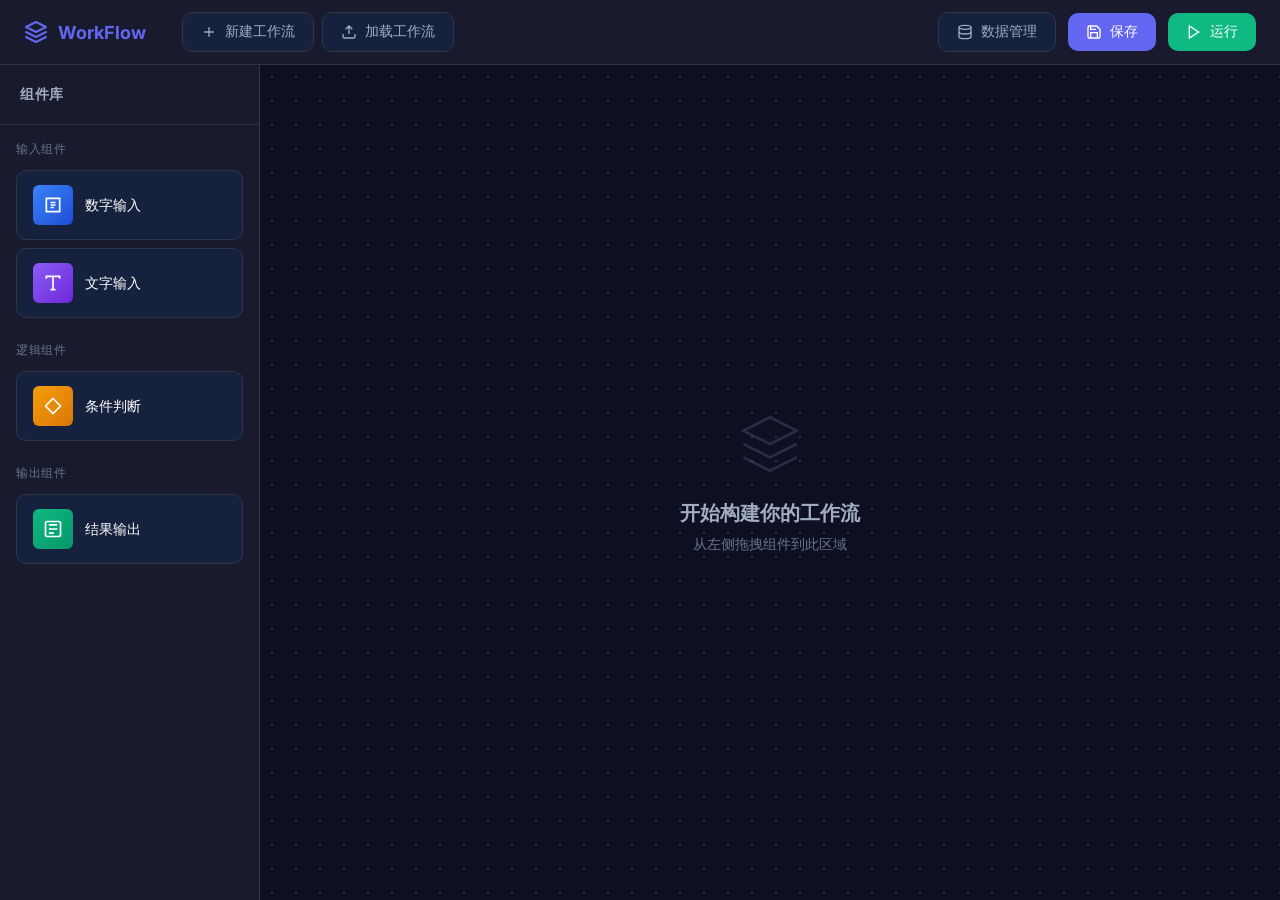
<file: frontend-user/index.html>
<!DOCTYPE html>
<html lang="zh-CN">
<head>
    <meta charset="UTF-8">
    <meta name="viewport" content="width=device-width, initial-scale=1.0">
    <title>可视化工作流编辑器</title>
    <link rel="stylesheet" href="css/style.css">
    <link href="https://fonts.googleapis.com/css2?family=Inter:wght@300;400;500;600;700&display=swap" rel="stylesheet">
</head>
<body>
    <div class="app-container">
        <!-- 顶部工具栏 -->
        <header class="toolbar">
            <div class="toolbar-left">
                <div class="logo">
                    <svg width="24" height="24" viewBox="0 0 24 24" fill="none">
                        <path d="M12 2L2 7L12 12L22 7L12 2Z" stroke="currentColor" stroke-width="2" stroke-linecap="round" stroke-linejoin="round"/>
                        <path d="M2 17L12 22L22 17" stroke="currentColor" stroke-width="2" stroke-linecap="round" stroke-linejoin="round"/>
                        <path d="M2 12L12 17L22 12" stroke="currentColor" stroke-width="2" stroke-linecap="round" stroke-linejoin="round"/>
                    </svg>
                    <span>WorkFlow</span>
                </div>
                <div class="workflow-actions">
                    <button class="btn btn-secondary" id="newWorkflow">
                        <svg width="16" height="16" viewBox="0 0 24 24" fill="none" stroke="currentColor" stroke-width="2">
                            <path d="M12 5v14M5 12h14"/>
                        </svg>
                        新建工作流
                    </button>
                    <button class="btn btn-secondary" id="loadWorkflow">
                        <svg width="16" height="16" viewBox="0 0 24 24" fill="none" stroke="currentColor" stroke-width="2">
                            <path d="M3 15v4c0 1.1.9 2 2 2h14a2 2 0 0 0 2-2v-4M17 8l-5-5-5 5M12 3v12"/>
                        </svg>
                        加载工作流
                    </button>
                </div>
            </div>
            <div class="toolbar-right">
                <button class="btn btn-secondary" id="dataManager" title="数据管理">
                    <svg width="16" height="16" viewBox="0 0 24 24" fill="none" stroke="currentColor" stroke-width="2">
                        <ellipse cx="12" cy="5" rx="9" ry="3"/>
                        <path d="M21 12c0 1.66-4 3-9 3s-9-1.34-9-3"/>
                        <path d="M3 5v14c0 1.66 4 3 9 3s9-1.34 9-3V5"/>
                    </svg>
                    数据管理
                </button>
                <button class="btn btn-primary" id="saveWorkflow">
                    <svg width="16" height="16" viewBox="0 0 24 24" fill="none" stroke="currentColor" stroke-width="2">
                        <path d="M19 21H5a2 2 0 0 1-2-2V5a2 2 0 0 1 2-2h11l5 5v11a2 2 0 0 1-2 2z"/>
                        <polyline points="17,21 17,13 7,13 7,21"/>
                        <polyline points="7,3 7,8 15,8"/>
                    </svg>
                    保存
                </button>
                <button class="btn btn-success" id="runWorkflow">
                    <svg width="16" height="16" viewBox="0 0 24 24" fill="none" stroke="currentColor" stroke-width="2">
                        <polygon points="5,3 19,12 5,21 5,3"/>
                    </svg>
                    运行
                </button>
            </div>
        </header>

        <div class="main-content">
            <!-- 左侧组件面板 -->
            <aside class="component-panel">
                <div class="panel-header">
                    <h3>组件库</h3>
                </div>
                <div class="component-list">
                    <div class="component-category">
                        <h4>输入组件</h4>
                        <div class="component-item" draggable="true" data-type="number-input">
                            <div class="component-icon number">
                                <svg width="20" height="20" viewBox="0 0 24 24" fill="none" stroke="currentColor" stroke-width="2">
                                    <path d="M4 4h16v16H4z"/>
                                    <path d="M9 9h6M9 12h6M9 15h4"/>
                                </svg>
                            </div>
                            <span>数字输入</span>
                        </div>
                        <div class="component-item" draggable="true" data-type="text-input">
                            <div class="component-icon text">
                                <svg width="20" height="20" viewBox="0 0 24 24" fill="none" stroke="currentColor" stroke-width="2">
                                    <path d="M4 7V4h16v3M9 20h6M12 4v16"/>
                                </svg>
                            </div>
                            <span>文字输入</span>
                        </div>
                    </div>
                    <div class="component-category">
                        <h4>逻辑组件</h4>
                        <div class="component-item" draggable="true" data-type="condition">
                            <div class="component-icon condition">
                                <svg width="20" height="20" viewBox="0 0 24 24" fill="none" stroke="currentColor" stroke-width="2">
                                    <path d="M12 3l9 9-9 9-9-9 9-9z"/>
                                </svg>
                            </div>
                            <span>条件判断</span>
                        </div>
                    </div>
                    <div class="component-category">
                        <h4>输出组件</h4>
                        <div class="component-item" draggable="true" data-type="output">
                            <div class="component-icon output">
                                <svg width="20" height="20" viewBox="0 0 24 24" fill="none" stroke="currentColor" stroke-width="2">
                                    <rect x="3" y="3" width="18" height="18" rx="2"/>
                                    <path d="M7 7h10M7 12h10M7 17h6"/>
                                </svg>
                            </div>
                            <span>结果输出</span>
                        </div>
                    </div>
                </div>
            </aside>

            <!-- 右侧工作区域 -->
            <main class="workspace" id="workspace">
                <svg class="connections-layer" id="connectionsLayer"></svg>
                <div class="canvas" id="canvas">
                    <div class="canvas-grid"></div>
                    <div class="empty-state" id="emptyState">
                        <svg width="64" height="64" viewBox="0 0 24 24" fill="none" stroke="currentColor" stroke-width="1">
                            <path d="M12 2L2 7L12 12L22 7L12 2Z"/>
                            <path d="M2 17L12 22L22 17"/>
                            <path d="M2 12L12 17L22 12"/>
                        </svg>
                        <h3>开始构建你的工作流</h3>
                        <p>从左侧拖拽组件到此区域</p>
                    </div>
                </div>
            </main>
        </div>
    </div>

    <!-- 保存工作流模态框 -->
    <div class="modal" id="saveModal">
        <div class="modal-overlay"></div>
        <div class="modal-content modal-sm">
            <div class="modal-header">
                <h3>💾 保存工作流</h3>
                <button class="modal-close" id="closeSaveModal">&times;</button>
            </div>
            <div class="modal-body">
                <div class="form-group">
                    <label for="workflowNameInput">工作流名称</label>
                    <input type="text" id="workflowNameInput" class="form-input" placeholder="请输入名称...">
                </div>
                <div class="form-hint">
                    <svg width="14" height="14" viewBox="0 0 24 24" fill="none" stroke="currentColor" stroke-width="2">
                        <circle cx="12" cy="12" r="10"/>
                        <line x1="12" y1="16" x2="12" y2="12"/>
                        <line x1="12" y1="8" x2="12.01" y2="8"/>
                    </svg>
                    数据将保存在浏览器本地存储中
                </div>
            </div>
            <div class="modal-footer">
                <button class="btn btn-secondary" onclick="workflowEditor.hideSaveModal()">取消</button>
                <button class="btn btn-primary" id="confirmSaveBtn">
                    <svg width="16" height="16" viewBox="0 0 24 24" fill="none" stroke="currentColor" stroke-width="2">
                        <path d="M19 21H5a2 2 0 0 1-2-2V5a2 2 0 0 1 2-2h11l5 5v11a2 2 0 0 1-2 2z"/>
                        <polyline points="17,21 17,13 7,13 7,21"/>
                        <polyline points="7,3 7,8 15,8"/>
                    </svg>
                    保存
                </button>
            </div>
        </div>
    </div>

    <!-- 加载工作流模态框 -->
    <div class="modal" id="loadModal">
        <div class="modal-overlay"></div>
        <div class="modal-content">
            <div class="modal-header">
                <h3>加载工作流</h3>
                <button class="modal-close" id="closeLoadModal">&times;</button>
            </div>
            <div class="modal-body">
                <div class="workflow-list" id="workflowList">
                    <p class="no-workflows">暂无保存的工作流</p>
                </div>
            </div>
        </div>
    </div>

    <!-- 运行结果模态框 -->
    <div class="modal" id="resultModal">
        <div class="modal-overlay"></div>
        <div class="modal-content">
            <div class="modal-header">
                <h3>运行结果</h3>
                <button class="modal-close" id="closeResultModal">&times;</button>
            </div>
            <div class="modal-body">
                <div class="result-content" id="resultContent"></div>
            </div>
        </div>
    </div>

    <!-- 数据管理模态框 -->
    <div class="modal" id="dataModal">
        <div class="modal-overlay"></div>
        <div class="modal-content modal-lg">
            <div class="modal-header">
                <h3>🗄️ 数据管理</h3>
                <button class="modal-close" id="closeDataModal">&times;</button>
            </div>
            <div class="modal-body">
                <div class="data-tabs">
                    <button class="data-tab active" data-tab="workflows">已保存的工作流</button>
                    <button class="data-tab" data-tab="raw">原始数据</button>
                </div>
                <div class="data-content" id="dataContent">
                    <!-- 动态内容 -->
                </div>
                <div class="data-actions">
                    <button class="btn btn-secondary" id="exportData">
                        <svg width="16" height="16" viewBox="0 0 24 24" fill="none" stroke="currentColor" stroke-width="2">
                            <path d="M21 15v4a2 2 0 0 1-2 2H5a2 2 0 0 1-2-2v-4"/>
                            <polyline points="7,10 12,15 17,10"/>
                            <line x1="12" y1="15" x2="12" y2="3"/>
                        </svg>
                        导出数据
                    </button>
                    <button class="btn btn-secondary" id="importData">
                        <svg width="16" height="16" viewBox="0 0 24 24" fill="none" stroke="currentColor" stroke-width="2">
                            <path d="M21 15v4a2 2 0 0 1-2 2H5a2 2 0 0 1-2-2v-4"/>
                            <polyline points="17,8 12,3 7,8"/>
                            <line x1="12" y1="3" x2="12" y2="15"/>
                        </svg>
                        导入数据
                    </button>
                    <button class="btn btn-danger" id="clearAllData">
                        <svg width="16" height="16" viewBox="0 0 24 24" fill="none" stroke="currentColor" stroke-width="2">
                            <polyline points="3,6 5,6 21,6"/>
                            <path d="M19 6v14a2 2 0 0 1-2 2H7a2 2 0 0 1-2-2V6m3 0V4a2 2 0 0 1 2-2h4a2 2 0 0 1 2 2v2"/>
                        </svg>
                        清空所有
                    </button>
                </div>
            </div>
        </div>
    </div>
    
    <!-- 确认弹窗 -->
    <div class="modal" id="confirmModal">
        <div class="modal-overlay"></div>
        <div class="modal-content modal-sm">
            <div class="modal-header">
                <h3 id="confirmTitle">确认操作</h3>
                <button class="modal-close" id="closeConfirmModal">&times;</button>
            </div>
            <div class="modal-body">
                <p id="confirmMessage" class="confirm-message"></p>
            </div>
            <div class="modal-footer">
                <button class="btn btn-secondary" id="confirmCancel">取消</button>
                <button class="btn btn-danger" id="confirmOk">确定</button>
            </div>
        </div>
    </div>

    <input type="file" id="importFileInput" accept=".json" style="display: none;">

    <!-- Toast 通知 -->
    <div class="toast-container" id="toastContainer"></div>

    <script type="module" src="js/app.js"></script>
</body>
</html>
</file>
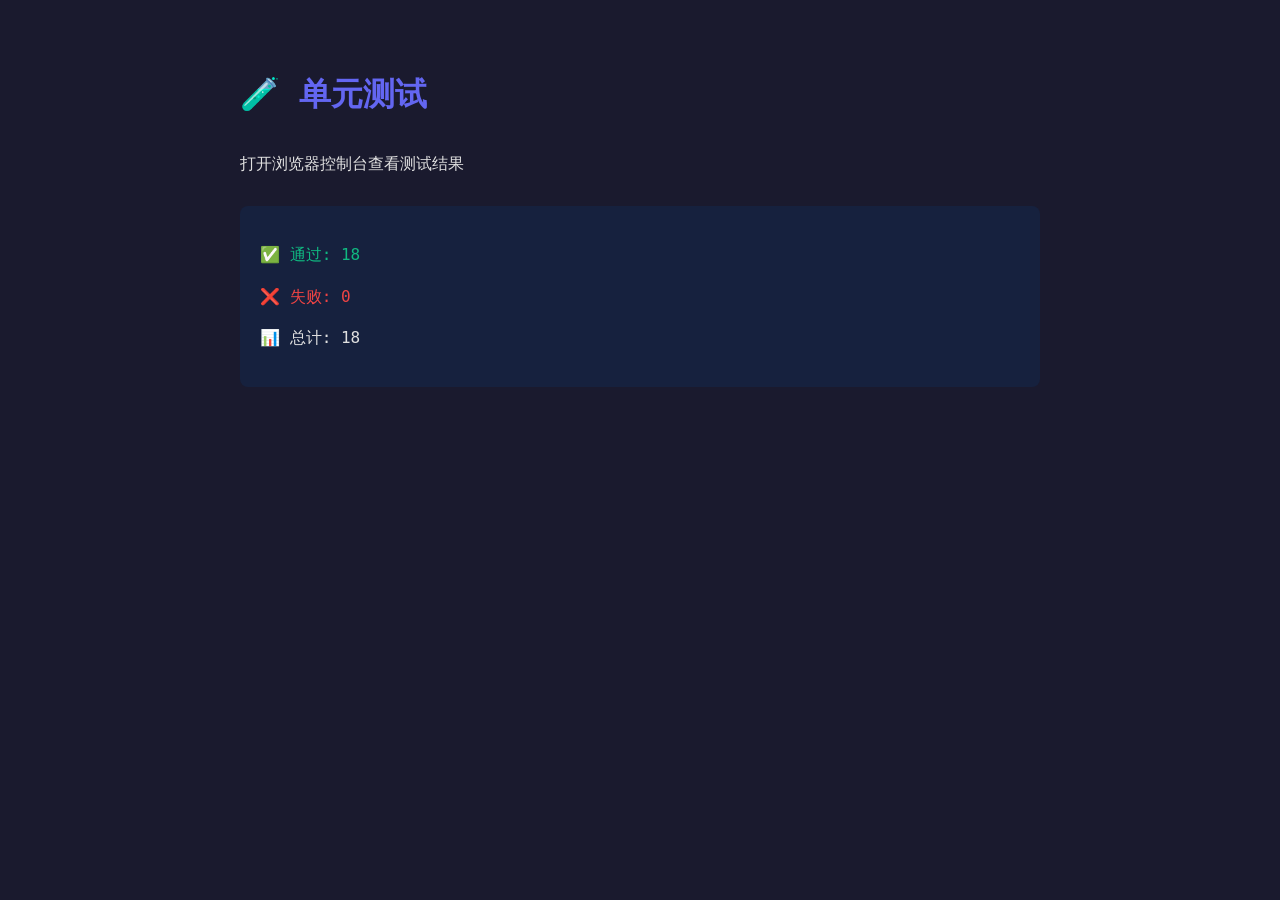
<file: frontend-user/test.html>
<!DOCTYPE html>
<html lang="zh-CN">
<head>
    <meta charset="UTF-8">
    <title>工作流编辑器 - 单元测试</title>
    <style>
        body {
            font-family: 'Monaco', 'Menlo', monospace;
            background: #1a1a2e;
            color: #e0e0e0;
            padding: 40px;
            line-height: 1.6;
        }
        h1 { color: #6366f1; margin-bottom: 30px; }
        .test-container { max-width: 800px; margin: 0 auto; }
        .summary {
            background: #16213e;
            padding: 20px;
            border-radius: 8px;
            margin-top: 30px;
        }
        .passed { color: #10b981; }
        .failed { color: #ef4444; }
    </style>
</head>
<body>
    <div class="test-container">
        <h1>🧪 单元测试</h1>
        <p>打开浏览器控制台查看测试结果</p>
        <div class="summary" id="summary"></div>
    </div>

    <script type="module">
        import './js/__tests__/WorkflowExecutor.test.js';
        import './js/__tests__/StorageManager.test.js';
        import { getResults, printSummary } from './js/__tests__/testFramework.js';

        setTimeout(() => {
            const success = printSummary();
            const results = getResults();
            document.getElementById('summary').innerHTML = `
                <p class="passed">✅ 通过: ${results.passed}</p>
                <p class="failed">❌ 失败: ${results.failed}</p>
                <p>📊 总计: ${results.passed + results.failed}</p>
            `;
        }, 100);
    </script>
</body>
</html>
</file>
<file: frontend-user/css/style.css>
/* CSS Variables */
:root {
    --primary-color: #6366f1;
    --primary-hover: #4f46e5;
    --success-color: #10b981;
    --success-hover: #059669;
    --warning-color: #f59e0b;
    --danger-color: #ef4444;
    --bg-primary: #0f0f23;
    --bg-secondary: #1a1a2e;
    --bg-tertiary: #16213e;
    --bg-card: #1e1e3f;
    --text-primary: #ffffff;
    --text-secondary: #a0aec0;
    --text-muted: #64748b;
    --border-color: #2d3748;
    --border-light: #374151;
    --shadow-sm: 0 1px 2px rgba(0, 0, 0, 0.3);
    --shadow-md: 0 4px 6px rgba(0, 0, 0, 0.4);
    --shadow-lg: 0 10px 15px rgba(0, 0, 0, 0.5);
    --shadow-glow: 0 0 20px rgba(99, 102, 241, 0.3);
    --radius-sm: 6px;
    --radius-md: 10px;
    --radius-lg: 16px;
    --transition: all 0.2s ease;
}

/* Reset & Base */
* {
    margin: 0;
    padding: 0;
    box-sizing: border-box;
}

body {
    font-family: 'Inter', -apple-system, BlinkMacSystemFont, sans-serif;
    background: var(--bg-primary);
    color: var(--text-primary);
    overflow: hidden;
    height: 100vh;
}

/* App Container */
.app-container {
    display: flex;
    flex-direction: column;
    height: 100vh;
}

/* Toolbar */
.toolbar {
    display: flex;
    justify-content: space-between;
    align-items: center;
    padding: 12px 24px;
    background: var(--bg-secondary);
    border-bottom: 1px solid var(--border-color);
    z-index: 100;
}

.toolbar-left, .toolbar-right {
    display: flex;
    align-items: center;
    gap: 12px;
}

.logo {
    display: flex;
    align-items: center;
    gap: 10px;
    color: var(--primary-color);
    font-weight: 700;
    font-size: 18px;
    margin-right: 24px;
}

.workflow-actions {
    display: flex;
    gap: 8px;
}

/* Buttons */
.btn {
    display: inline-flex;
    align-items: center;
    gap: 8px;
    padding: 10px 18px;
    border: none;
    border-radius: var(--radius-md);
    font-size: 14px;
    font-weight: 500;
    cursor: pointer;
    transition: var(--transition);
}

.btn-primary {
    background: var(--primary-color);
    color: white;
}

.btn-primary:hover {
    background: var(--primary-hover);
    box-shadow: var(--shadow-glow);
}

.btn-secondary {
    background: var(--bg-tertiary);
    color: var(--text-secondary);
    border: 1px solid var(--border-color);
}

.btn-secondary:hover {
    background: var(--bg-card);
    color: var(--text-primary);
    border-color: var(--border-light);
}

.btn-success {
    background: var(--success-color);
    color: white;
}

.btn-success:hover {
    background: var(--success-hover);
    box-shadow: 0 0 20px rgba(16, 185, 129, 0.3);
}

/* Main Content */
.main-content {
    display: flex;
    flex: 1;
    overflow: hidden;
}

/* Component Panel */
.component-panel {
    width: 260px;
    background: var(--bg-secondary);
    border-right: 1px solid var(--border-color);
    display: flex;
    flex-direction: column;
}

.panel-header {
    padding: 20px;
    border-bottom: 1px solid var(--border-color);
}

.panel-header h3 {
    font-size: 14px;
    font-weight: 600;
    color: var(--text-secondary);
    text-transform: uppercase;
    letter-spacing: 0.5px;
}

.component-list {
    flex: 1;
    overflow-y: auto;
    padding: 16px;
}

.component-category {
    margin-bottom: 24px;
}

.component-category h4 {
    font-size: 12px;
    font-weight: 500;
    color: var(--text-muted);
    margin-bottom: 12px;
    text-transform: uppercase;
    letter-spacing: 0.5px;
}

.component-item {
    display: flex;
    align-items: center;
    gap: 12px;
    padding: 14px 16px;
    background: var(--bg-tertiary);
    border: 1px solid var(--border-color);
    border-radius: var(--radius-md);
    margin-bottom: 8px;
    cursor: grab;
    transition: var(--transition);
}

.component-item:hover {
    background: var(--bg-card);
    border-color: var(--primary-color);
    transform: translateX(4px);
}

.component-item:active {
    cursor: grabbing;
}

.component-icon {
    width: 40px;
    height: 40px;
    display: flex;
    align-items: center;
    justify-content: center;
    border-radius: var(--radius-sm);
}

.component-icon.number {
    background: linear-gradient(135deg, #3b82f6, #1d4ed8);
}

.component-icon.text {
    background: linear-gradient(135deg, #8b5cf6, #6d28d9);
}

.component-icon.condition {
    background: linear-gradient(135deg, #f59e0b, #d97706);
}

.component-icon.output {
    background: linear-gradient(135deg, #10b981, #059669);
}

.component-item span {
    font-size: 14px;
    font-weight: 500;
}

/* Workspace */
.workspace {
    flex: 1;
    position: relative;
    overflow: hidden;
    background: var(--bg-primary);
}

.connections-layer {
    position: absolute;
    top: 0;
    left: 0;
    width: 100%;
    height: 100%;
    pointer-events: none;
    z-index: 1;
}

.canvas {
    position: relative;
    width: 100%;
    height: 100%;
    overflow: auto;
}

.canvas-grid {
    position: absolute;
    top: 0;
    left: 0;
    width: 100%;
    height: 100%;
    background-image: 
        radial-gradient(circle, var(--border-color) 1px, transparent 1px);
    background-size: 24px 24px;
    pointer-events: none;
}

.empty-state {
    position: absolute;
    top: 50%;
    left: 50%;
    transform: translate(-50%, -50%);
    text-align: center;
    color: var(--text-muted);
}

.empty-state svg {
    margin-bottom: 20px;
    opacity: 0.3;
}

.empty-state h3 {
    font-size: 20px;
    font-weight: 600;
    margin-bottom: 8px;
    color: var(--text-secondary);
}

.empty-state p {
    font-size: 14px;
}


/* Workflow Nodes */
.workflow-node {
    position: absolute;
    min-width: 200px;
    background: var(--bg-card);
    border: 2px solid var(--border-color);
    border-radius: var(--radius-lg);
    box-shadow: var(--shadow-md);
    cursor: move;
    z-index: 10;
    transition: box-shadow 0.2s ease, border-color 0.2s ease;
}

.workflow-node:hover {
    border-color: var(--primary-color);
    box-shadow: var(--shadow-glow);
}

.workflow-node.selected {
    border-color: var(--primary-color);
    box-shadow: var(--shadow-glow);
}

.node-header {
    display: flex;
    align-items: center;
    justify-content: space-between;
    padding: 12px 16px;
    border-bottom: 1px solid var(--border-color);
    border-radius: var(--radius-lg) var(--radius-lg) 0 0;
}

.node-header.number {
    background: linear-gradient(135deg, rgba(59, 130, 246, 0.2), rgba(29, 78, 216, 0.2));
}

.node-header.text {
    background: linear-gradient(135deg, rgba(139, 92, 246, 0.2), rgba(109, 40, 217, 0.2));
}

.node-header.condition {
    background: linear-gradient(135deg, rgba(245, 158, 11, 0.2), rgba(217, 119, 6, 0.2));
}

.node-header.output {
    background: linear-gradient(135deg, rgba(16, 185, 129, 0.2), rgba(5, 150, 105, 0.2));
}

.node-title {
    display: flex;
    align-items: center;
    gap: 10px;
    font-weight: 600;
    font-size: 14px;
}

.node-title-icon {
    width: 28px;
    height: 28px;
    display: flex;
    align-items: center;
    justify-content: center;
    border-radius: var(--radius-sm);
}

.node-title-icon.number {
    background: linear-gradient(135deg, #3b82f6, #1d4ed8);
}

.node-title-icon.text {
    background: linear-gradient(135deg, #8b5cf6, #6d28d9);
}

.node-title-icon.condition {
    background: linear-gradient(135deg, #f59e0b, #d97706);
}

.node-title-icon.output {
    background: linear-gradient(135deg, #10b981, #059669);
}

.node-delete {
    width: 24px;
    height: 24px;
    display: flex;
    align-items: center;
    justify-content: center;
    background: transparent;
    border: none;
    color: var(--text-muted);
    cursor: pointer;
    border-radius: var(--radius-sm);
    transition: var(--transition);
}

.node-delete:hover {
    background: var(--danger-color);
    color: white;
}

.node-body {
    padding: 16px;
}

.node-input-group {
    margin-bottom: 12px;
}

.node-input-group:last-child {
    margin-bottom: 0;
}

.node-input-group label {
    display: block;
    font-size: 12px;
    font-weight: 500;
    color: var(--text-secondary);
    margin-bottom: 6px;
}

.node-input {
    width: 100%;
    padding: 10px 12px;
    background: var(--bg-tertiary);
    border: 1px solid var(--border-color);
    border-radius: var(--radius-sm);
    color: var(--text-primary);
    font-size: 14px;
    transition: var(--transition);
}

.node-input:focus {
    outline: none;
    border-color: var(--primary-color);
    box-shadow: 0 0 0 3px rgba(99, 102, 241, 0.2);
}

.node-select {
    width: 100%;
    padding: 10px 12px;
    background: var(--bg-tertiary);
    border: 1px solid var(--border-color);
    border-radius: var(--radius-sm);
    color: var(--text-primary);
    font-size: 14px;
    cursor: pointer;
    transition: var(--transition);
}

.node-select:focus {
    outline: none;
    border-color: var(--primary-color);
}

.condition-row {
    display: flex;
    gap: 8px;
    align-items: center;
}

.condition-row .node-select {
    width: auto;
    min-width: 80px;
}

.condition-row .node-input {
    flex: 1;
}

/* Connection Ports */
.node-ports {
    display: flex;
    justify-content: space-between;
    padding: 0 8px 12px;
}

.port {
    width: 14px;
    height: 14px;
    background: var(--bg-tertiary);
    border: 2px solid var(--border-light);
    border-radius: 50%;
    cursor: crosshair;
    transition: var(--transition);
    position: relative;
}

.port:hover {
    background: var(--primary-color);
    border-color: var(--primary-color);
    transform: scale(1.3);
}

.port.input-port {
    margin-left: -7px;
}

.port.output-port {
    margin-right: -7px;
}

.port.connected {
    background: var(--primary-color);
    border-color: var(--primary-color);
}

/* Connection Lines */
.connection-line {
    stroke: var(--primary-color);
    stroke-width: 2;
    fill: none;
    pointer-events: stroke;
    cursor: pointer;
    transition: stroke 0.2s ease, stroke-width 0.2s ease;
}

.connection-line:hover {
    stroke-width: 4;
    stroke: var(--danger-color);
    filter: drop-shadow(0 0 6px var(--danger-color));
}

.connection-line.temp {
    stroke-dasharray: 8, 4;
    opacity: 0.8;
    stroke: var(--success-color);
    stroke-width: 3;
    animation: dashMove 0.5s linear infinite;
}

@keyframes dashMove {
    to {
        stroke-dashoffset: -12;
    }
}

/* Connecting State */
body.connecting .workflow-node {
    pointer-events: none;
}

body.connecting .workflow-node .input-port {
    pointer-events: auto;
    animation: portPulse 0.8s ease-in-out infinite;
}

@keyframes portPulse {
    0%, 100% {
        transform: scale(1);
        box-shadow: 0 0 0 0 rgba(99, 102, 241, 0.4);
    }
    50% {
        transform: scale(1.3);
        box-shadow: 0 0 0 8px rgba(99, 102, 241, 0);
    }
}

/* Output Display */
.output-display {
    padding: 12px;
    background: var(--bg-tertiary);
    border-radius: var(--radius-sm);
    min-height: 60px;
    font-family: 'Monaco', 'Menlo', monospace;
    font-size: 13px;
    color: var(--success-color);
    white-space: pre-wrap;
    word-break: break-all;
}

.output-display.error {
    color: var(--danger-color);
}

.output-display.empty {
    color: var(--text-muted);
    font-style: italic;
}

/* Modal */
.modal {
    display: none;
    position: fixed;
    top: 0;
    left: 0;
    width: 100%;
    height: 100%;
    z-index: 1000;
}

.modal.active {
    display: flex;
    align-items: center;
    justify-content: center;
}

.modal-overlay {
    position: absolute;
    top: 0;
    left: 0;
    width: 100%;
    height: 100%;
    background: rgba(0, 0, 0, 0.7);
    backdrop-filter: blur(4px);
}

.modal-content {
    position: relative;
    width: 90%;
    max-width: 500px;
    background: var(--bg-secondary);
    border: 1px solid var(--border-color);
    border-radius: var(--radius-lg);
    box-shadow: var(--shadow-lg);
    animation: modalIn 0.2s ease;
}

@keyframes modalIn {
    from {
        opacity: 0;
        transform: scale(0.95) translateY(-20px);
    }
    to {
        opacity: 1;
        transform: scale(1) translateY(0);
    }
}

.modal-header {
    display: flex;
    align-items: center;
    justify-content: space-between;
    padding: 20px 24px;
    border-bottom: 1px solid var(--border-color);
}

.modal-header h3 {
    font-size: 18px;
    font-weight: 600;
}

.modal-close {
    width: 32px;
    height: 32px;
    display: flex;
    align-items: center;
    justify-content: center;
    background: transparent;
    border: none;
    color: var(--text-muted);
    font-size: 24px;
    cursor: pointer;
    border-radius: var(--radius-sm);
    transition: var(--transition);
}

.modal-close:hover {
    background: var(--bg-tertiary);
    color: var(--text-primary);
}

.modal-body {
    padding: 24px;
    max-height: 400px;
    overflow-y: auto;
}

/* Workflow List */
.workflow-list {
    display: flex;
    flex-direction: column;
    gap: 12px;
}

.workflow-item {
    display: flex;
    align-items: center;
    justify-content: space-between;
    padding: 16px;
    background: var(--bg-tertiary);
    border: 1px solid var(--border-color);
    border-radius: var(--radius-md);
    cursor: pointer;
    transition: var(--transition);
}

.workflow-item:hover {
    border-color: var(--primary-color);
    background: var(--bg-card);
}

.workflow-item-info h4 {
    font-size: 14px;
    font-weight: 600;
    margin-bottom: 4px;
}

.workflow-item-info p {
    font-size: 12px;
    color: var(--text-muted);
}

.workflow-item-actions {
    display: flex;
    gap: 8px;
}

.workflow-item-actions button {
    padding: 8px 12px;
    font-size: 12px;
}

.no-workflows {
    text-align: center;
    color: var(--text-muted);
    padding: 40px;
}

/* Result Content */
.result-content {
    padding: 20px;
    background: var(--bg-tertiary);
    border-radius: var(--radius-md);
    font-family: 'Monaco', 'Menlo', monospace;
    font-size: 14px;
    line-height: 1.6;
}

.result-content .success {
    color: var(--success-color);
}

.result-content .error {
    color: var(--danger-color);
}

.result-content .info {
    color: var(--text-secondary);
}

/* Toast */
.toast-container {
    position: fixed;
    bottom: 24px;
    right: 24px;
    z-index: 2000;
    display: flex;
    flex-direction: column;
    gap: 12px;
}

.toast {
    display: flex;
    align-items: center;
    gap: 12px;
    padding: 14px 20px;
    background: var(--bg-card);
    border: 1px solid var(--border-color);
    border-radius: var(--radius-md);
    box-shadow: var(--shadow-lg);
    animation: toastIn 0.3s ease;
}

@keyframes toastIn {
    from {
        opacity: 0;
        transform: translateX(100%);
    }
    to {
        opacity: 1;
        transform: translateX(0);
    }
}

.toast.success {
    border-color: var(--success-color);
}

.toast.error {
    border-color: var(--danger-color);
}

.toast.info {
    border-color: var(--primary-color);
}

.toast-icon {
    width: 24px;
    height: 24px;
}

.toast.success .toast-icon {
    color: var(--success-color);
}

.toast.error .toast-icon {
    color: var(--danger-color);
}

.toast.info .toast-icon {
    color: var(--primary-color);
}

/* Scrollbar */
::-webkit-scrollbar {
    width: 8px;
    height: 8px;
}

::-webkit-scrollbar-track {
    background: var(--bg-primary);
}

::-webkit-scrollbar-thumb {
    background: var(--border-color);
    border-radius: 4px;
}

::-webkit-scrollbar-thumb:hover {
    background: var(--border-light);
}

/* Responsive */
@media (max-width: 768px) {
    .component-panel {
        width: 200px;
    }
    
    .toolbar {
        flex-wrap: wrap;
        gap: 12px;
    }
    
    .btn span {
        display: none;
    }
}


/* Modal Sizes */
.modal-sm {
    max-width: 400px;
}

.modal-lg {
    max-width: 700px;
}

/* Modal Footer */
.modal-footer {
    display: flex;
    justify-content: flex-end;
    gap: 12px;
    padding: 20px 24px;
    border-top: 1px solid var(--border-color);
    background: var(--bg-tertiary);
    border-radius: 0 0 var(--radius-lg) var(--radius-lg);
}

/* Form Elements */
.form-group {
    margin-bottom: 16px;
}

.form-group label {
    display: block;
    font-size: 14px;
    font-weight: 500;
    color: var(--text-secondary);
    margin-bottom: 8px;
}

.form-input {
    width: 100%;
    padding: 12px 16px;
    background: var(--bg-tertiary);
    border: 2px solid var(--border-color);
    border-radius: var(--radius-md);
    color: var(--text-primary);
    font-size: 15px;
    transition: var(--transition);
}

.form-input:focus {
    outline: none;
    border-color: var(--primary-color);
    box-shadow: 0 0 0 4px rgba(99, 102, 241, 0.15);
}

.form-input::placeholder {
    color: var(--text-muted);
}

.form-hint {
    display: flex;
    align-items: center;
    gap: 8px;
    font-size: 13px;
    color: var(--text-muted);
    margin-top: 12px;
}

/* Data Manager */
.data-tabs {
    display: flex;
    gap: 8px;
    margin-bottom: 20px;
    border-bottom: 1px solid var(--border-color);
    padding-bottom: 12px;
}

.data-tab {
    padding: 10px 20px;
    background: transparent;
    border: none;
    color: var(--text-muted);
    font-size: 14px;
    font-weight: 500;
    cursor: pointer;
    border-radius: var(--radius-sm);
    transition: var(--transition);
}

.data-tab:hover {
    color: var(--text-primary);
    background: var(--bg-tertiary);
}

.data-tab.active {
    color: var(--primary-color);
    background: rgba(99, 102, 241, 0.1);
}

.data-content {
    min-height: 200px;
    max-height: 350px;
    overflow-y: auto;
    margin-bottom: 20px;
}

.data-actions {
    display: flex;
    gap: 12px;
    padding-top: 16px;
    border-top: 1px solid var(--border-color);
}

.btn-danger {
    background: var(--danger-color);
    color: white;
}

.btn-danger:hover {
    background: #dc2626;
    box-shadow: 0 0 20px rgba(239, 68, 68, 0.3);
}

/* Raw Data Display */
.raw-data {
    background: var(--bg-primary);
    border: 1px solid var(--border-color);
    border-radius: var(--radius-md);
    padding: 16px;
    font-family: 'Monaco', 'Menlo', monospace;
    font-size: 12px;
    color: var(--text-secondary);
    white-space: pre-wrap;
    word-break: break-all;
    max-height: 300px;
    overflow-y: auto;
}

/* Workflow Card in Data Manager */
.workflow-card {
    display: flex;
    align-items: center;
    justify-content: space-between;
    padding: 16px;
    background: var(--bg-tertiary);
    border: 1px solid var(--border-color);
    border-radius: var(--radius-md);
    margin-bottom: 12px;
    transition: var(--transition);
}

.workflow-card:hover {
    border-color: var(--primary-color);
}

.workflow-card-info {
    flex: 1;
}

.workflow-card-info h4 {
    font-size: 15px;
    font-weight: 600;
    margin-bottom: 4px;
    color: var(--text-primary);
}

.workflow-card-info p {
    font-size: 13px;
    color: var(--text-muted);
}

.workflow-card-meta {
    display: flex;
    gap: 16px;
    margin-top: 8px;
}

.workflow-card-meta span {
    display: flex;
    align-items: center;
    gap: 4px;
    font-size: 12px;
    color: var(--text-muted);
}

.workflow-card-actions {
    display: flex;
    gap: 8px;
}

.workflow-card-actions .btn {
    padding: 8px 14px;
    font-size: 13px;
}

/* Empty Data State */
.empty-data {
    text-align: center;
    padding: 40px;
    color: var(--text-muted);
}

.empty-data svg {
    margin-bottom: 16px;
    opacity: 0.5;
}

.empty-data h4 {
    font-size: 16px;
    margin-bottom: 8px;
    color: var(--text-secondary);
}


/* Confirm Modal */
.confirm-message {
    font-size: 15px;
    color: var(--text-secondary);
    line-height: 1.6;
}

#confirmModal .modal-header h3 {
    display: flex;
    align-items: center;
    gap: 10px;
}

#confirmModal .btn-danger {
    min-width: 80px;
}


/* Result Modal Enhanced */
.result-summary {
    display: flex;
    align-items: center;
    gap: 16px;
    margin-bottom: 20px;
    padding-bottom: 16px;
    border-bottom: 1px solid var(--border-color);
}

.result-badge {
    display: inline-flex;
    align-items: center;
    gap: 6px;
    padding: 6px 14px;
    background: rgba(16, 185, 129, 0.15);
    color: var(--success-color);
    border-radius: 20px;
    font-size: 13px;
    font-weight: 600;
}

.result-count {
    color: var(--text-muted);
    font-size: 13px;
}

.result-list {
    display: flex;
    flex-direction: column;
    gap: 8px;
}

.result-item {
    padding: 12px 16px;
    background: var(--bg-tertiary);
    border-radius: var(--radius-sm);
    border-left: 3px solid var(--border-color);
    transition: var(--transition);
}

.result-item.number-input { border-left-color: #3b82f6; }
.result-item.text-input { border-left-color: #8b5cf6; }
.result-item.condition { border-left-color: #f59e0b; }
.result-item.output { border-left-color: #10b981; }

.result-desc {
    font-size: 14px;
    color: var(--text-primary);
}

.storage-info {
    padding: 12px 16px;
    background: var(--bg-tertiary);
    border-radius: var(--radius-sm);
    margin-bottom: 16px;
    font-size: 13px;
    color: var(--text-secondary);
}
</file>
